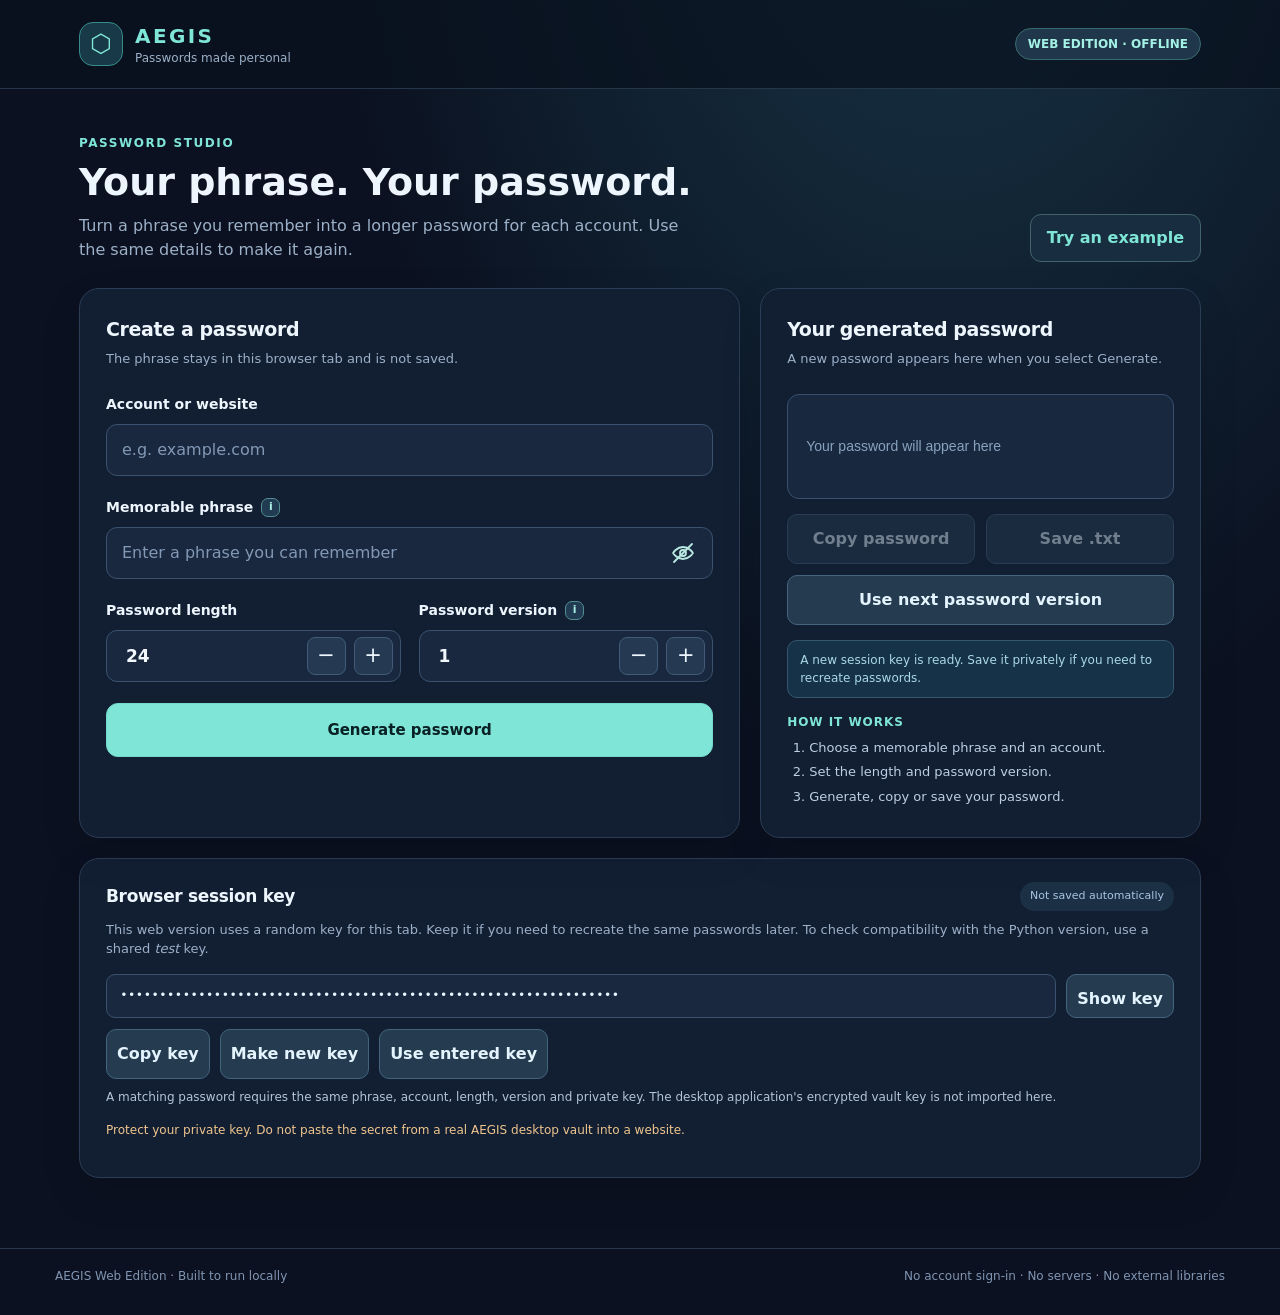
<file: web/web/index.html>
<!doctype html>
<html lang="en">
<head>
  <meta charset="utf-8"><meta name="viewport" content="width=device-width,initial-scale=1">
  <meta name="theme-color" content="#0b1120"><meta name="description" content="AEGIS Web Edition. Generate reproducible passwords in your browser.">
  <title>AEGIS | Password Studio</title>
  <link rel="stylesheet" href="styles.css">
</head>
<body>
  <header class="topbar"><div class="top-inner">
    <div class="brand"><span class="mark" aria-hidden="true">⬡</span><div><strong>AEGIS</strong><div class="subbrand">Passwords made personal</div></div></div>
    <span class="edition">WEB EDITION · OFFLINE</span>
  </div></header>
  <main>
    <section class="intro"><div><div class="eyebrow">Password Studio</div><h1>Your phrase. Your password.</h1>
      <p>Turn a phrase you remember into a longer password for each account. Use the same details to make it again.</p></div>
      <button class="sample" id="sample" type="button">Try an example</button>
    </section>
    <div class="layout">
      <section class="card" aria-label="Password generator"><h2>Create a password</h2><p class="lead">The phrase stays in this browser tab and is not saved.</p>
        <div class="field"><div class="field-head"><label for="account">Account or website</label></div><input id="account" name="account" maxlength="220" autocomplete="off" placeholder="e.g. example.com" spellcheck="false"></div>
        <div class="field"><div class="field-head"><label for="phrase">Memorable phrase</label>
          <button class="info" type="button" id="phrase-help" data-tip="A phrase you make up and can type again. AEGIS combines it with the account and your private key." aria-expanded="false" aria-controls="phrase-detail" aria-label="About memorable phrases">i</button></div>
          <div class="password-field"><input id="phrase" name="phrase" autocomplete="off" type="password" placeholder="Enter a phrase you can remember" spellcheck="false">
            <button type="button" class="eye" id="reveal" aria-label="Show memorable phrase" aria-pressed="false"><svg viewBox="0 0 24 24" fill="none" stroke="currentColor" stroke-linecap="round" stroke-linejoin="round" stroke-width="1.8" aria-hidden="true"><path d="M2.1 12s3.4-6 9.9-6 9.9 6 9.9 6-3.4 6-9.9 6S2.1 12 2.1 12Z"/><circle cx="12" cy="12" r="3"/><path id="slash" d="M3 21 21 3" hidden/></svg></button></div>
          <div class="info-detail" id="phrase-detail" hidden><p>Choose a long, original phrase that you can remember. For example: <strong>Silver kites drift above the orchard</strong>.</p><p>AEGIS combines your phrase, the account name, the password version and a private key to create the password. It never saves your phrase. Don't reuse the example.</p></div>
        </div>
        <div class="pairs">
          <div class="field"><div class="field-head"><label for="length">Password length</label></div><div class="number-wrap"><input id="length" inputmode="numeric" type="text" value="24" aria-label="Password length"><button type="button" class="step" id="less-length" aria-label="Decrease length">−</button><button type="button" class="step" id="more-length" aria-label="Increase length">+</button></div></div>
          <div class="field"><div class="field-head"><label for="version">Password version</label>
            <button class="info" type="button" id="version-help" data-tip="Increase the version when you want to change the password for this account." aria-controls="version-detail" aria-expanded="false" aria-label="About password versions">i</button></div>
            <div class="number-wrap"><input id="version" inputmode="numeric" type="text" value="1" aria-label="Password version"><button type="button" class="step" id="less-version" aria-label="Decrease version">−</button><button type="button" class="step" id="more-version" aria-label="Increase version">+</button></div>
          </div>
        </div>
        <div class="info-detail" id="version-detail" hidden><p>Start at version 1. If you need a new password for the same account, increase the version.</p><p>Remember to update the password on the website itself. AEGIS cannot change it for you.</p></div>
        <button class="primary" id="generate" type="button">Generate password</button>
      </section>
      <section class="card result" aria-label="Generated password"><div><h2>Your generated password</h2><p class="lead">A new password appears here when you select Generate.</p>
        <div class="result-box" id="output" aria-live="polite"><span class="placeholder">Your password will appear here</span></div></div>
        <div class="actions"><button class="outline" id="copy" type="button" disabled>Copy password</button><button class="outline" id="save" type="button" disabled>Save .txt</button><button class="outline wide" id="rotate" type="button">Use next password version</button></div>
        <p class="status" role="status" aria-live="polite" id="status">Ready. Your data is processed in this browser.</p>
        <div class="steps"><div class="steps-title">HOW IT WORKS</div><ol><li>Choose a memorable phrase and an account.</li><li>Set the length and password version.</li><li>Generate, copy or save your password.</li></ol></div>
      </section>
    </div>
    <section class="card keycard" aria-label="Session key"><div class="keyhead"><h2>Browser session key</h2><span class="tag">Not saved automatically</span></div>
      <p>This web version uses a random key for this tab. Keep it if you need to recreate the same passwords later. To check compatibility with the Python version, use a shared <em>test</em> key.</p>
      <div class="keyrow"><label class="visually-hidden" for="secret">Private session key in hexadecimal</label><input id="secret" type="password" spellcheck="false" autocomplete="off" aria-label="Browser session key in hexadecimal" placeholder="64 or more hexadecimal characters"><button type="button" class="outline" id="show-key">Show key</button></div>
      <div class="keybuttons"><button type="button" class="outline" id="copy-key">Copy key</button><button type="button" class="outline" id="new-key">Make new key</button><button type="button" class="outline" id="apply-key">Use entered key</button></div>
      <p class="muted-note">A matching password requires the same phrase, account, length, version and private key. The desktop application's encrypted vault key is not imported here.</p>
      <p class="warning muted-note">Protect your private key. Do not paste the secret from a real AEGIS desktop vault into a website.</p>
    </section>
  </main>
  <footer><div class="footer-inner"><span>AEGIS Web Edition · Built to run locally</span><span>No account sign-in · No servers · No external libraries</span></div></footer>
  <script src="engine.js"></script><script src="app.js"></script>
</body></html>
</file>
<file: web/web/styles.css>
*{box-sizing:border-box} :root{color-scheme:dark;--bg:#0b1120;--panel:#121e32;--panel2:#19283e;--edge:#2b3d56;--text:#edf6ff;--muted:#9cb0c8;--mint:#7fe6d7;--focus:#79dfd0;--orange:#efb96a;font-family:Inter,"Segoe UI",system-ui,sans-serif}body{margin:0;background:radial-gradient(ellipse at 74% -25%,#193a4c 0,transparent 48%),var(--bg);color:var(--text);min-height:100vh;line-height:1.5}button,input{font:inherit}button{cursor:pointer;transition:background .15s,border-color .15s,transform .12s}button:focus-visible,input:focus-visible{outline:2px solid var(--focus);outline-offset:3px}button:disabled{opacity:.45;cursor:not-allowed}main,.top-inner,.footer-inner{max-width:1170px;margin:auto}.topbar{border-bottom:1px solid #25364b;background:rgba(9,17,30,.72)}.top-inner{display:flex;align-items:center;justify-content:space-between;padding:21px 24px;gap:18px}.brand{display:flex;align-items:center;gap:12px}.mark{width:44px;height:44px;border:1px solid #378c89;background:#183947;color:#7fe6d7;border-radius:14px;display:grid;place-items:center;font-size:25px}.brand strong{letter-spacing:.12em;font-size:20px;color:var(--mint)}.subbrand{font-size:12px;color:var(--muted);margin-top:-2px}.edition{background:#20374b;color:#a4f2e5;border:1px solid #386b71;border-radius:99px;padding:6px 12px;font-size:12px;font-weight:650}main{padding:45px 24px 70px}.intro{display:flex;justify-content:space-between;align-items:end;gap:18px;margin-bottom:26px}.eyebrow{font-size:12px;letter-spacing:.13em;font-weight:800;color:var(--mint);text-transform:uppercase}.intro h1{font-size:clamp(28px,4vw,38px);margin:8px 0 8px;line-height:1.2}.intro p{color:var(--muted);margin:0;max-width:600px}.sample{border:1px solid #42636a;background:#182e40;color:var(--mint);border-radius:11px;padding:11px 16px;font-weight:650;white-space:nowrap}.sample:hover{background:#23485a}.layout{display:grid;grid-template-columns:minmax(0,1.2fr) minmax(310px,.8fr);gap:20px}.card{background:var(--panel);border:1px solid var(--edge);border-radius:20px;padding:26px;box-shadow:0 16px 40px rgba(0,0,0,.1)}.card h2{margin:0 0 6px;font-size:19px;letter-spacing:-.02em}.card .lead{margin:0 0 25px;color:var(--muted);font-size:13px}.field{margin-bottom:21px}.field-head{display:flex;align-items:center;gap:8px;margin-bottom:9px}.field-head label,.field-head .label{font-size:14px;font-weight:700}.tiny{color:var(--muted);font-size:12px}.field input,.number-wrap{height:52px;border-radius:11px;border:1px solid #3a526e;background:var(--panel2);color:var(--text);width:100%;min-width:0}.field input{padding:0 15px}.field input::placeholder{color:#8298b5}.password-field{position:relative}.password-field input{padding-right:63px}.eye{position:absolute;top:5px;right:9px;height:42px;width:43px;border:1px solid transparent;color:#b8e9e3;background:transparent;border-radius:9px;display:grid;place-items:center}.eye:hover{background:#25465a;border-color:#487982}.eye svg{height:24px;width:24px}.pairs{display:grid;grid-template-columns:1fr 1fr;gap:18px}.number-wrap{display:flex;align-items:center;padding:5px 7px 5px 13px;gap:8px}.number-wrap input{background:transparent;border:0;min-width:0;flex:1;width:20px;color:#f2f8ff;font-size:17px;font-weight:700;padding:0 6px;height:37px}.number-wrap input:focus{outline:0}.step{height:38px;width:39px;flex:none;border-radius:8px;color:var(--text);border:1px solid #405b78;background:#253a52;font-size:21px}.step:hover{background:#31556a}.info{position:relative;display:inline-grid;place-items:center;width:19px;height:19px;border:1px solid #538f92;border-radius:7px;background:#213b52;color:#a7eee4;padding:0;font-size:11px;font-weight:800}.info:hover,.info:focus-visible{background:#2d5765}.info::after{content:attr(data-tip);position:absolute;z-index:3;pointer-events:none;bottom:calc(100% + 11px);left:50%;transform:translateX(-30%);width:235px;background:#1b2e42;border:1px solid #4c9f9a;border-radius:9px;color:#eaf8f5;font-size:12px;font-weight:400;padding:9px 11px;text-align:left;box-shadow:0 8px 28px #0006;opacity:0;visibility:hidden;transition:opacity .12s;white-space:normal}.info:hover::after,.info:focus-visible::after{opacity:1;visibility:visible}.info-detail{margin-top:10px;background:#172b40;border:1px solid #386272;border-radius:11px;color:#c9e3e7;font-size:13px;padding:13px 16px}.info-detail p{margin:4px 0 8px}.info-detail p:last-child{margin-bottom:0}.info-detail[hidden]{display:none}.secondary{display:block;background:transparent;border:0;color:#8be6d7;font-weight:600;padding:0;margin-top:7px;text-align:left;font-size:13px}.secondary:hover{text-decoration:underline}.primary{width:100%;border:1px solid #74dacc;color:#092024;background:#7fe6d7;border-radius:12px;padding:15px 20px;font-weight:800;font-size:15px}.primary:hover{background:#a0f1e5}.result{display:flex;flex-direction:column;gap:15px;height:100%}.result-box{background:#18293f;border:1px solid #38506d;border-radius:12px;padding:18px;min-height:105px;display:flex;align-items:center;word-break:break-all;font-family:ui-monospace,Consolas,monospace;color:#e8fcf7;font-size:18px;line-height:1.6;letter-spacing:.025em}.placeholder{color:#89a2bd;font-family:Inter,"Segoe UI",sans-serif;font-size:14px;letter-spacing:normal}.actions{display:grid;grid-template-columns:1fr 1fr;gap:11px}.outline{background:#243b50;border:1px solid #43647c;border-radius:10px;color:#e4f4ff;padding:12px 10px;font-weight:650}.outline:hover{background:#2d5367}.outline.wide{grid-column:span 2}.status{border:1px solid #35576b;background:#163249;border-radius:10px;padding:10px 12px;color:#aad9e4;font-size:12px;margin:0}.status.error{border-color:#99654a;color:#ffd5c8;background:#432828}.steps{margin-top:auto}.steps-title{font-size:12px;color:var(--mint);font-weight:800;letter-spacing:.08em}.steps ol{margin:7px 0 0;padding-left:22px;color:#bccfe4;font-size:13px}.steps li{margin:5px 0}.keycard{margin-top:20px;padding:23px 26px}.keyhead{display:flex;align-items:center;justify-content:space-between;gap:12px}.keyhead h2{font-size:17px;margin:0}.tag{color:#a9c5e2;border-radius:99px;background:#1b3045;font-size:11px;padding:6px 10px}.keycard p{font-size:13px;color:var(--muted);margin:9px 0 15px}.keyrow{display:flex;gap:10px;align-items:center}.keyrow input{flex:1;min-width:0;height:44px;background:#19283e;border:1px solid #3a526e;color:#e6f5ff;border-radius:9px;padding:0 13px;font-family:ui-monospace,Consolas,monospace;font-size:13px}.keyrow button{height:44px;white-space:nowrap}.keybuttons{display:flex;gap:10px;flex-wrap:wrap;margin-top:11px}.muted-note{font-size:12px!important;color:#b4c5da!important}.keycard .warning{color:#efc68e!important}footer{border-top:1px solid #27364c;padding:18px 24px 30px;color:#8095b2;font-size:12px}.footer-inner{display:flex;justify-content:space-between;gap:15px;flex-wrap:wrap}.visually-hidden{position:absolute;clip:rect(0 0 0 0);width:1px;height:1px;overflow:hidden;white-space:nowrap}@media(max-width:800px){.layout{grid-template-columns:1fr}.intro{align-items:start;flex-direction:column}.card{padding:21px}.result-box{min-height:75px}.pairs{gap:10px}}@media(max-width:460px){main{padding:30px 14px}.top-inner{padding:17px 14px}.pairs{grid-template-columns:1fr}.actions{grid-template-columns:1fr}.outline.wide{grid-column:span 1}.keyrow{flex-wrap:wrap}.keyrow input{flex:0 0 100%}.keyrow button{flex:1}.edition{font-size:10px}}@media(prefers-reduced-motion:reduce){button,.info::after{transition:none}}
</file>
